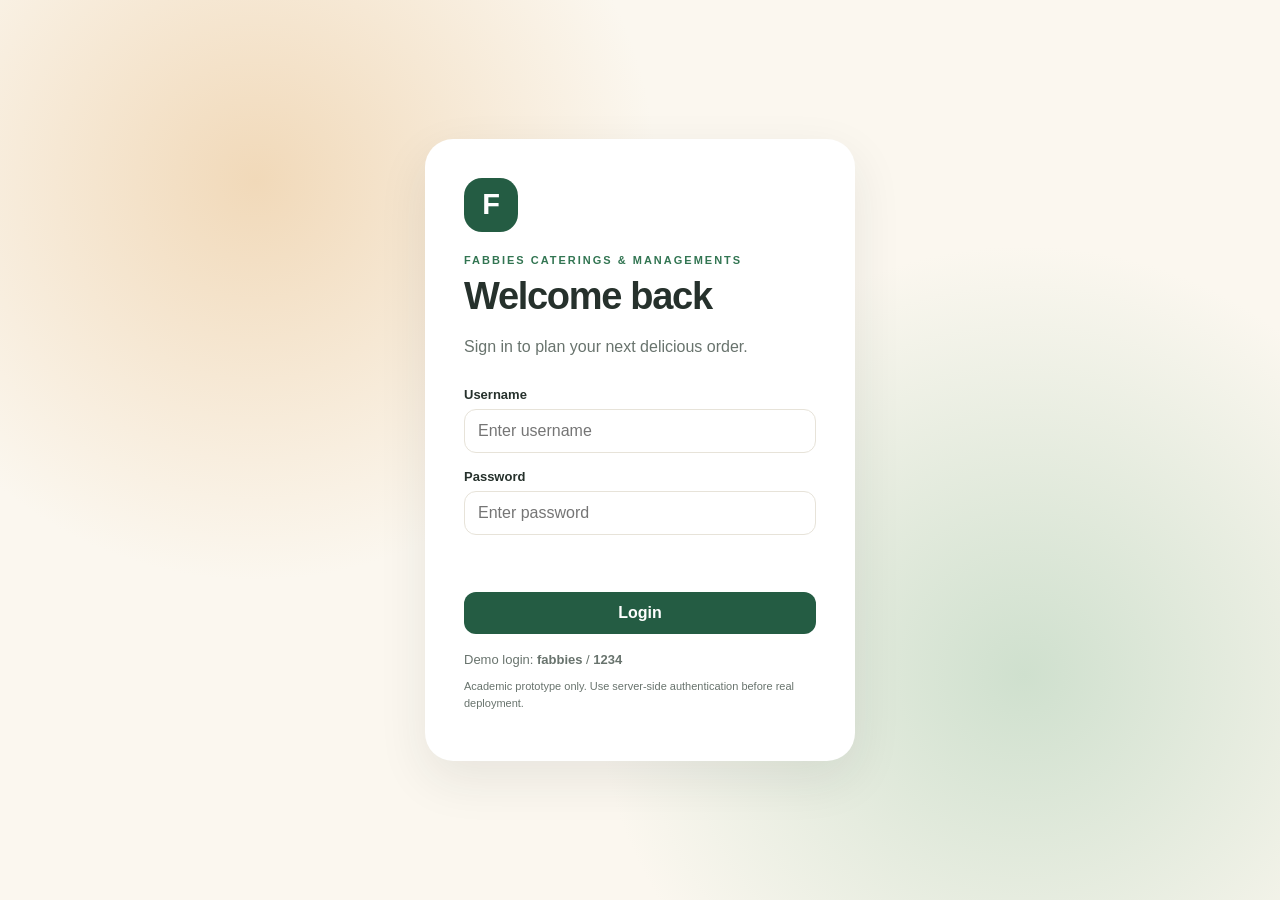
<file: Fabbies_Docker_Kubernetes_Project/index.html>
<!DOCTYPE html>
<html lang="en">
<head>
  <meta charset="UTF-8">
  <meta name="viewport" content="width=device-width, initial-scale=1.0">
  <title>Fabbies | Login</title>
  <link rel="stylesheet" href="style.css">
</head>
<body class="login-page">
  <main class="login-card">
    <div class="brand-mark">F</div>
    <p class="eyebrow">FABBIES CATERINGS & MANAGEMENTS</p>
    <h1>Welcome back</h1>
    <p class="muted">Sign in to plan your next delicious order.</p>
    <form id="loginForm">
      <label for="username">Username</label>
      <input id="username" name="username" autocomplete="username" required placeholder="Enter username">
      <label for="password">Password</label>
      <input id="password" name="password" type="password" autocomplete="current-password" required placeholder="Enter password">
      <p id="loginError" class="error" role="alert"></p>
      <button class="btn primary full" type="submit">Login</button>
    </form>
    <p class="demo-note">Demo login: <b>fabbies</b> / <b>1234</b></p>
    <p class="small-note">Academic prototype only. Use server-side authentication before real deployment.</p>
  </main>
  <script src="login.js"></script>
</body>
</html>
</file>
<file: Fabbies_Docker_Kubernetes_Project/style.css>
:root{--ink:#26312c;--muted:#68736d;--cream:#fbf7ef;--green:#245c43;--green2:#327552;--orange:#e59b46;--line:#e7e3d9;--white:#fff;--shadow:0 18px 50px rgba(32,48,39,.09)}
*{box-sizing:border-box}body{margin:0;font-family:Inter,Segoe UI,Arial,sans-serif;background:var(--cream);color:var(--ink)}button,input,textarea{font:inherit}button{cursor:pointer}.login-page{min-height:100vh;display:grid;place-items:center;padding:24px;background:radial-gradient(circle at 20% 20%,#f1d9b9,transparent 32%),radial-gradient(circle at 80% 75%,#cfe0ce,transparent 35%),var(--cream)}.login-card{width:min(100%,430px);background:#fff;border:1px solid rgba(255,255,255,.7);border-radius:28px;padding:38px;box-shadow:var(--shadow)}.brand-mark{width:54px;height:54px;border-radius:18px;background:var(--green);color:white;display:grid;place-items:center;font-size:29px;font-weight:800;margin-bottom:22px}.brand-mark.small{width:34px;height:34px;border-radius:11px;font-size:19px;margin:0}.eyebrow{font-size:11px;letter-spacing:2px;font-weight:800;color:var(--green2);margin:0 0 10px}.login-card h1,.hero h1{font-size:38px;line-height:1.1;margin:0 0 12px;letter-spacing:-1.3px}.muted,.hero p:not(.eyebrow){color:var(--muted);line-height:1.6}.login-card form{margin-top:28px}label{display:block;font-size:13px;font-weight:700;margin:16px 0 7px}input,textarea{width:100%;border:1px solid var(--line);border-radius:12px;padding:12px 13px;background:#fff;color:var(--ink);outline:none}input:focus,textarea:focus{border-color:var(--green2);box-shadow:0 0 0 3px rgba(50,117,82,.1)}textarea{resize:vertical}.btn{border:0;border-radius:12px;padding:12px 17px;font-weight:750}.primary{background:var(--green);color:white}.primary:hover{background:var(--green2)}.full{width:100%;margin-top:18px}.demo-note{margin:18px 0 4px;font-size:13px;color:var(--muted)}.small-note{font-size:11px;color:var(--muted);line-height:1.5}.error{color:#b42318;font-size:12px;min-height:15px}.topbar{height:72px;padding:0 max(24px,calc((100% - 1180px)/2));display:flex;align-items:center;justify-content:space-between;background:#fff;border-bottom:1px solid var(--line)}.wordmark{text-decoration:none;color:var(--green);font-weight:900;letter-spacing:1.5px;display:flex;align-items:center;gap:10px}.top-actions{display:flex;align-items:center;gap:16px;font-size:13px;font-weight:700}.outline{background:transparent;border:1px solid var(--line);color:var(--ink)}.small-btn{padding:8px 12px}.page-wrap{max-width:1180px;margin:0 auto;padding:28px 24px 16px}.hero{background:linear-gradient(110deg,#e7efdf,#f5e7d3);border-radius:26px;padding:34px 40px;display:flex;justify-content:space-between;align-items:center;overflow:hidden}.hero h1{font-size:42px}.hero h1 span{color:var(--green2)}.hero p:not(.eyebrow){max-width:480px;margin-bottom:0}.hero-badge{width:130px;height:130px;border-radius:50%;display:grid;place-content:center;text-align:center;background:#fff9;line-height:1.5;color:var(--green);transform:rotate(7deg);font-size:13px}.layout{display:grid;grid-template-columns:minmax(0,1.45fr) minmax(320px,.85fr);gap:22px;margin-top:22px;align-items:start}.panel{background:#fff;border:1px solid var(--line);border-radius:22px;padding:24px;box-shadow:0 8px 28px rgba(32,48,39,.035)}.section-heading{display:flex;justify-content:space-between;align-items:center;margin-bottom:17px}.section-heading h2,.order-panel h2{font-size:24px;letter-spacing:-.6px;margin:0}.category-tabs{display:flex;gap:8px;flex-wrap:wrap;margin-bottom:20px}.category-tab{border:1px solid var(--line);background:#fff;border-radius:999px;padding:8px 12px;font-size:12px;color:var(--muted);font-weight:700}.category-tab.active{background:var(--green);border-color:var(--green);color:#fff}.menu-grid{display:grid;grid-template-columns:repeat(3,minmax(0,1fr));gap:12px}.food-card{border:1px solid var(--line);border-radius:16px;padding:13px;min-width:0}.food-emoji{height:72px;border-radius:12px;background:#f6f2e9;display:grid;place-items:center;font-size:36px;margin-bottom:12px}.food-card h3{font-size:14px;margin:0 0 5px}.food-card p{font-size:11px;color:var(--muted);margin:0;min-height:29px;line-height:1.4}.food-bottom{display:flex;justify-content:space-between;align-items:center;gap:5px;margin-top:12px}.food-bottom strong{font-size:13px}.add-btn{border:0;border-radius:9px;background:#e8f1e8;color:var(--green);font-size:11px;font-weight:800;padding:7px 9px}.cart-section{margin-top:28px;border-top:1px solid var(--line);padding-top:22px}.pill{background:#f0f4ed;color:var(--green);font-size:11px;padding:7px 10px;border-radius:99px;font-weight:800}.cart-items{display:grid;gap:10px}.empty-state{font-size:13px;color:var(--muted);padding:14px 0}.cart-row{display:flex;justify-content:space-between;gap:12px;align-items:center;border-bottom:1px solid #f0eee8;padding:10px 0}.cart-info{display:grid;gap:4px}.cart-info strong{font-size:13px}.cart-info span{font-size:12px;color:var(--muted)}.cart-controls{display:flex;align-items:center;gap:7px;font-size:12px}.qty-btn{width:25px;height:25px;border:1px solid var(--line);background:#fff;border-radius:7px}.remove-btn{border:0;background:transparent;color:#a13d32;font-size:11px}.cart-total{display:flex;justify-content:space-between;border-top:1px solid var(--line);padding-top:17px;margin-top:12px;font-size:15px}.cart-total strong{font-size:20px;color:var(--green)}.order-panel{position:sticky;top:18px}.order-panel h2{margin-bottom:20px}.form-row{display:grid;grid-template-columns:1fr 1fr;gap:12px}.form-row input{min-width:0}.order-result{margin-top:18px;padding:16px;border-radius:14px;font-size:13px;line-height:1.5;overflow-wrap:anywhere}.order-result h3{margin:0 0 10px}.order-result ul{padding-left:20px}.success-box{background:#edf7ee;border:1px solid #cbe5cf}.error-box{background:#fff0ee;border:1px solid #f3c9c3;color:#9b2c20}footer{text-align:center;padding:28px 0 10px;color:var(--muted);font-size:11px}@media(max-width:850px){.layout{grid-template-columns:1fr}.order-panel{position:static}.menu-grid{grid-template-columns:repeat(2,minmax(0,1fr))}.hero{padding:28px}.hero h1{font-size:34px}}@media(max-width:480px){.page-wrap{padding:16px 12px}.panel{padding:16px}.hero{padding:24px 20px}.hero-badge{display:none}.hero h1{font-size:32px}.menu-grid{grid-template-columns:repeat(2,minmax(0,1fr))}.food-card{padding:10px}.login-card{padding:27px}.topbar{padding:0 14px}.top-actions{gap:8px}.form-row{grid-template-columns:1fr}}
</file>
